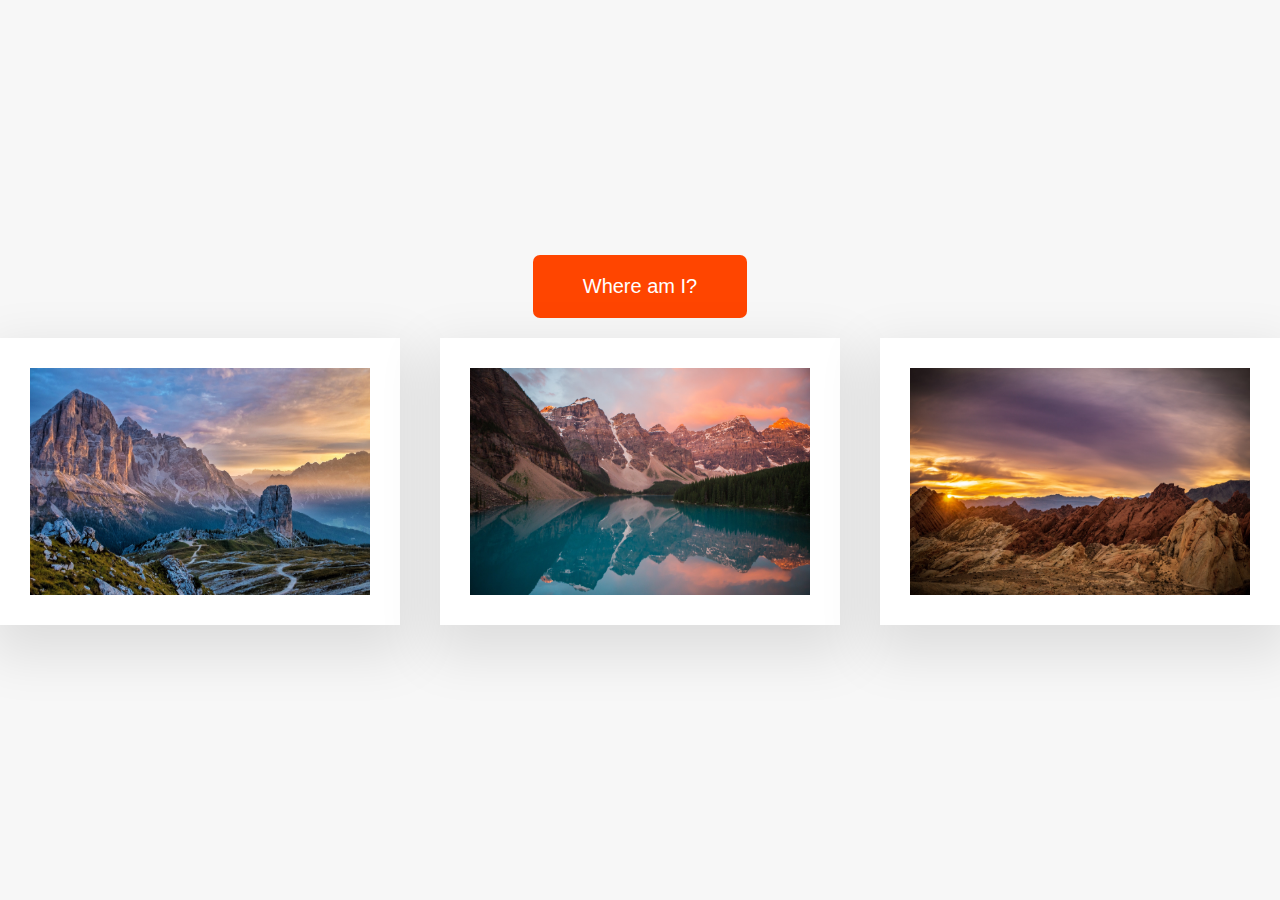
<file: Asynch/index.html>
<!DOCTYPE html>
<html lang="en">
  <head>
    <meta charset="UTF-8" />
    <meta name="viewport" content="width=device-width, initial-scale=1.0" />
    <meta http-equiv="X-UA-Compatible" content="ie=edge" />
    <link rel="stylesheet" href="style.css" />
    <script defer src="script.js"></script>
    <title>Asynchronous JavaScript</title>
  </head>
  <body>
    <main class="container">
      <div class="countries">

      </div>
      <button class="btn-country">Where am I?</button>
      <div class="images"></div>
    </main>
  </body>
</html>
</file>
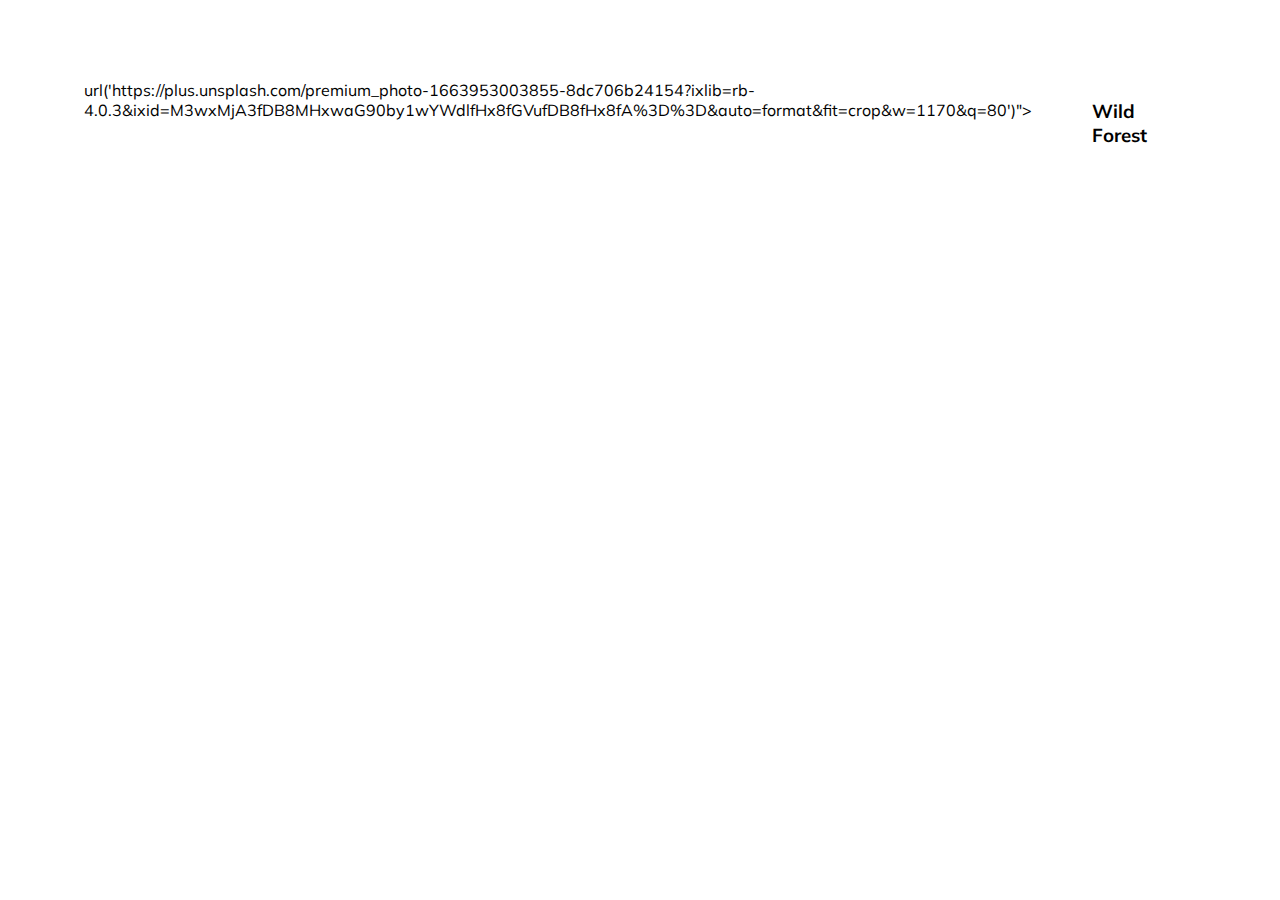
<file: Expending Cards/index.html>
<!DOCTYPE html>
<html lang="en">
    <head>
        <meta charset="UTF-8">
        <meta name="viewport"
        content="width=device-width, initial-scale=1.0">
        <link rel="stylesheet" href="style.css" />
        <title>My Project</title>
    </head>
    <body>
        <!DOCTYPE html>
<html lang="en">
    <head>
        <meta charset="UTF-8">
        <meta name="viewport"
        content="width=device-width, initial-scale=1.0">
        <link rel="stylesheet" href="style.css" />
        <title>Expending Cards</title>
    </head>
    <body>
        <div class="container">
            <div class="panel active" style="background-image: url('https://images.unsplash.com/photo-1524850011238-e3d235c7d4c9?ixlib=rb-4.0.3&ixid=M3wxMjA3fDB8MHxwaG90by1wYWdlfHx8fGVufDB8fHx8fA%3D%3D&auto=format&fit=crop&w=864&q=80')">
                <h3>Explore the World</h3>
            </div>url('https://plus.unsplash.com/premium_photo-1663953003855-8dc706b24154?ixlib=rb-4.0.3&ixid=M3wxMjA3fDB8MHxwaG90by1wYWdlfHx8fGVufDB8fHx8fA%3D%3D&auto=format&fit=crop&w=1170&q=80')">
                <h3>Wild Forest</h3>
            <div class="panel" style="background-image: 
            </div>
            <div class="panel" style="background-image: url('https://images.unsplash.com/photo-1588526779453-57a0d3d15963?ixlib=rb-4.0.3&ixid=M3wxMjA3fDB8MHxwaG90by1wYWdlfHx8fGVufDB8fHx8fA%3D%3D&auto=format&fit=crop&w=735&q=80')">
                <h3>Sunny Beach</h3>
            </div>
            <div class="panel" style="background-image: url('https://images.unsplash.com/photo-1477601263568-180e2c6d046e?ixlib=rb-4.0.3&ixid=M3wxMjA3fDB8MHxwaG90by1wYWdlfHx8fGVufDB8fHx8fA%3D%3D&auto=format&fit=crop&w=1170&q=80')">
                <h3>Winter city</h3>
            </div>
            <div class="panel" style="background-image: url('https://plus.unsplash.com/premium_photo-1676140124481-7f0d3247b450?ixlib=rb-4.0.3&ixid=M3wxMjA3fDB8MHxwaG90by1wYWdlfHx8fGVufDB8fHx8fA%3D%3D&auto=format&fit=crop&w=1170&q=80')">
                <h3>Cloudy Mountains</h3>
            </div>
        </div>

        <script src="script.js"></script>

    </body>
</html>
</file>
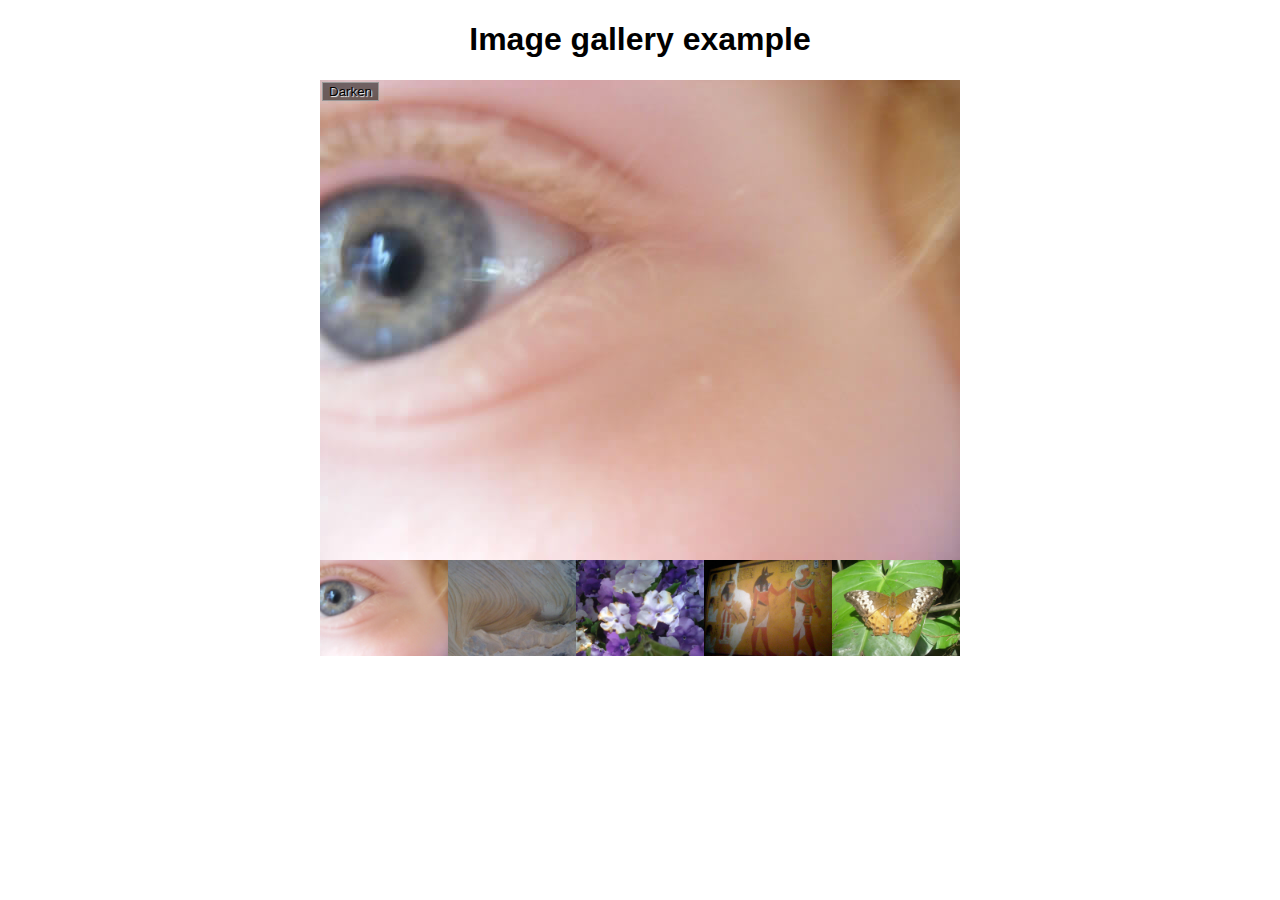
<file: galleryBlog/index.html>
<!DOCTYPE html>
<html lang="en-us">
  <head>
    <meta charset="utf-8">

    <title>Image gallery</title>

    <link rel="stylesheet" href="style.css">
    
  </head>

  <body>
    <h1>Image gallery example</h1>

    <div class="full-img">
      <img class="displayed-img" src="images/pic1.jpg" alt="Closeup of a human eye">
      <div class="overlay"></div>
      <button class="dark">Darken</button>
    </div>

    <div class="thumb-bar">


    </div>
    <script src="main.js"></script>
  </body>
</html>
</file>
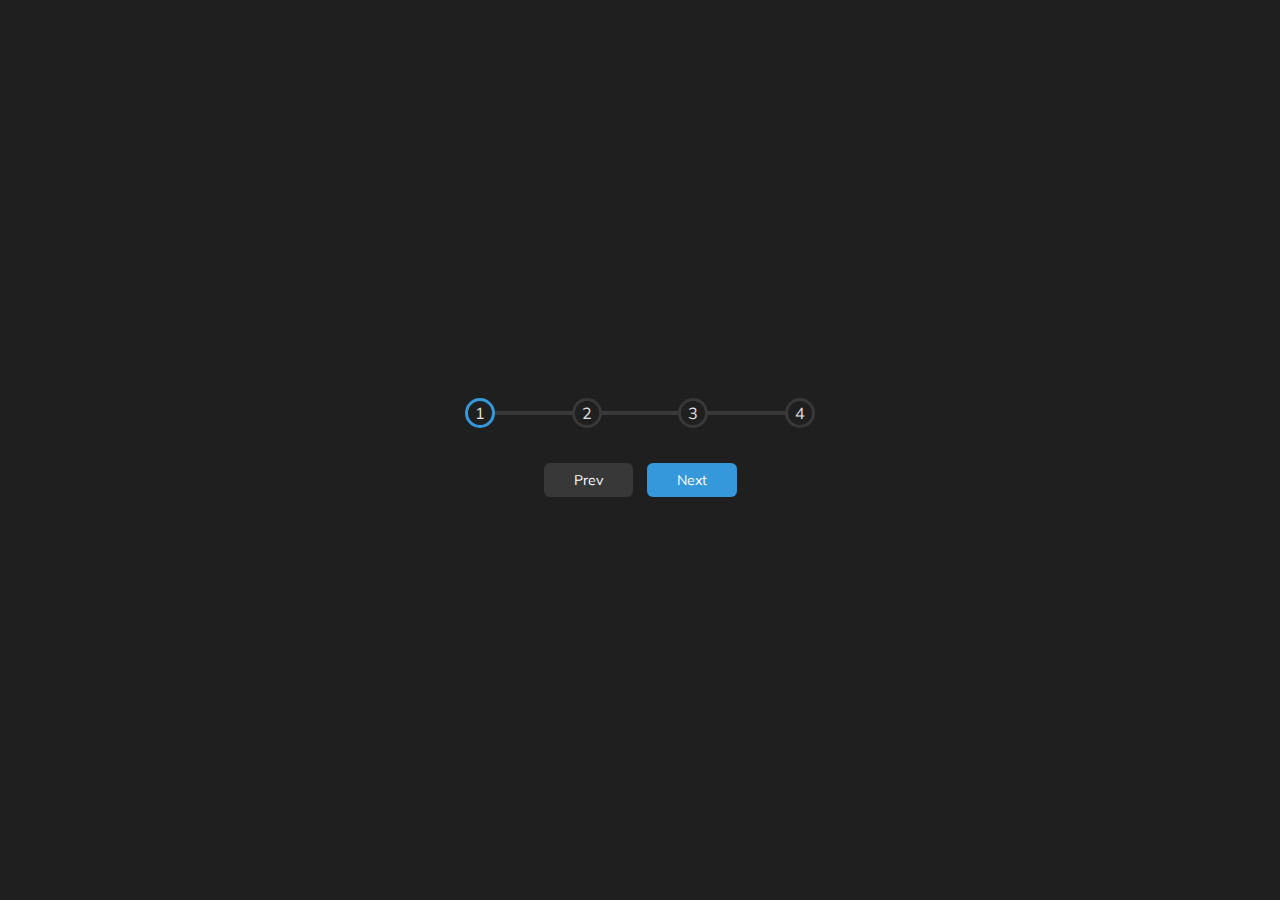
<file: Progress Steps/index.html>
<!DOCTYPE html>
<html lang="en">
    <head>
        <meta charset="UTF-8">
        <meta name="viewport"
        content="width=device-width, initial-scale=1.0">
        <link rel="stylesheet" href="style.css" />
        <title>Expending Cards</title>
    </head>
    <body>
        <div class="container">
        <div class="progress-container">
            <div class="progress" id="progress"></div>
            <div class="circle active">1</div>
            <div class="circle">2</div>
            <div class="circle">3</div>
            <div class="circle">4</div>
        </div>

        <button class="btn" id="prev" disabled>Prev</button>
        <button class="btn" id="next">Next</button>
        </div>

        <script src="script.js"></script>

    </body>
</html>
</file>
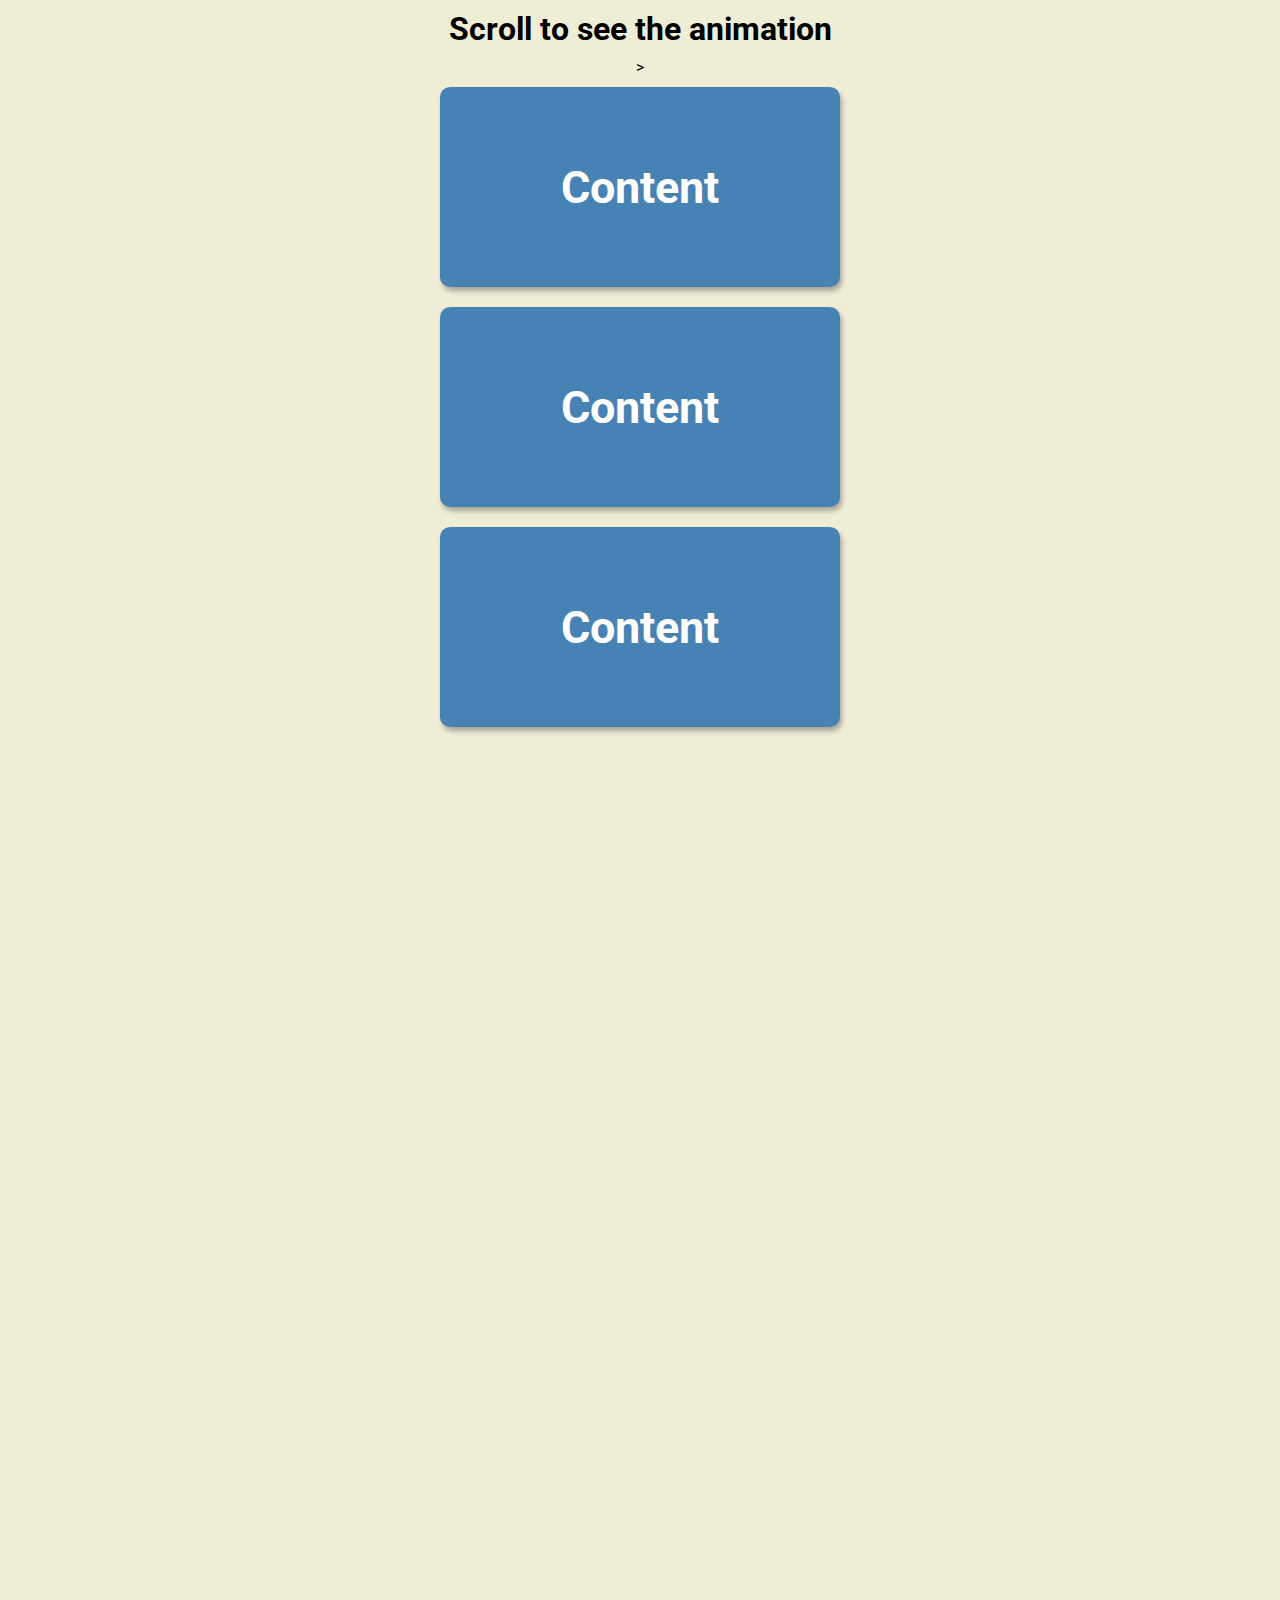
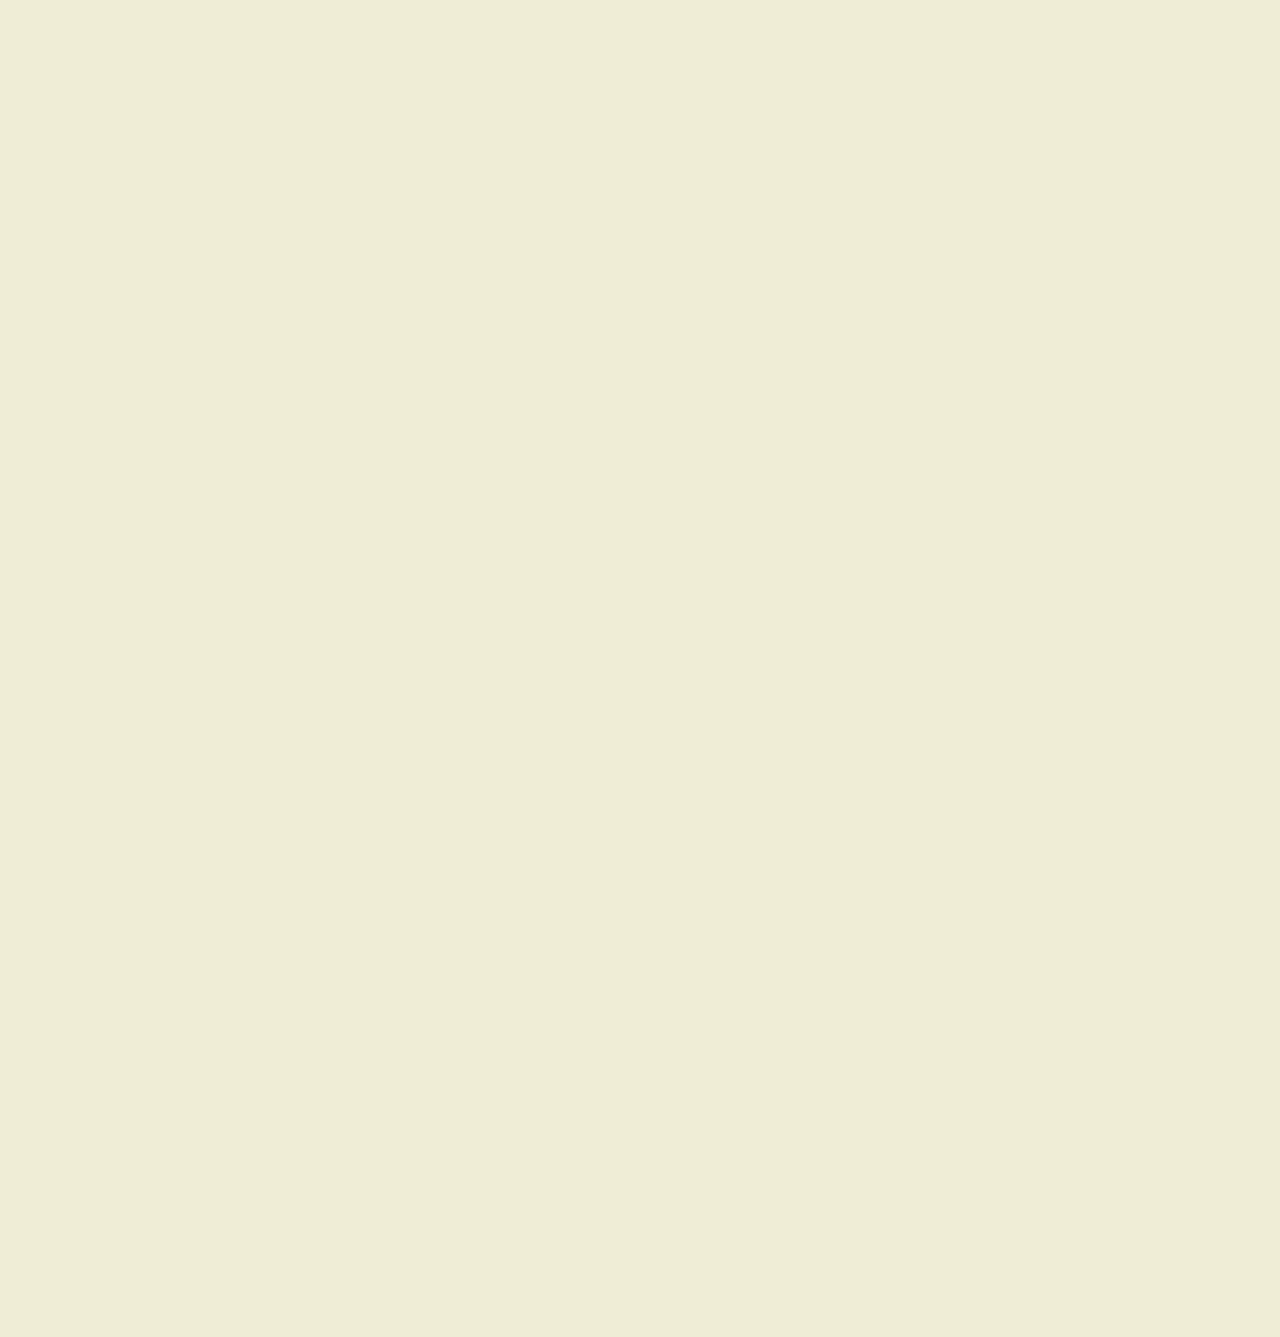
<file: Scroll animation/index.html>
<!DOCTYPE html>
<html lang="en">
    <head>
        <meta charset="UTF-8">
        <meta name="viewport"
        content="width=device-width, initial-scale=1.0">
        <link rel="stylesheet" href="style.css" />
        <title>Scroll animation</title>
    </head>
    <body>
        <h1>Scroll to see the animation</h1>>
        <div class="box"><h2>Content</h2></div>
        <div class="box"><h2>Content</h2></div>
        <div class="box"><h2>Content</h2></div>
        <div class="box"><h2>Content</h2></div>
        <div class="box"><h2>Content</h2></div>
        <div class="box"><h2>Content</h2></div>
        <div class="box"><h2>Content</h2></div>
        <div class="box"><h2>Content</h2></div>
        <div class="box"><h2>Content</h2></div>
        <div class="box"><h2>Content</h2></div>
        <div class="box"><h2>Content</h2></div>
        <div class="box"><h2>Content</h2></div>
        <div class="box"><h2>Content</h2></div>
        <script src="script.js"></script>
    </body>
</html>
</file>
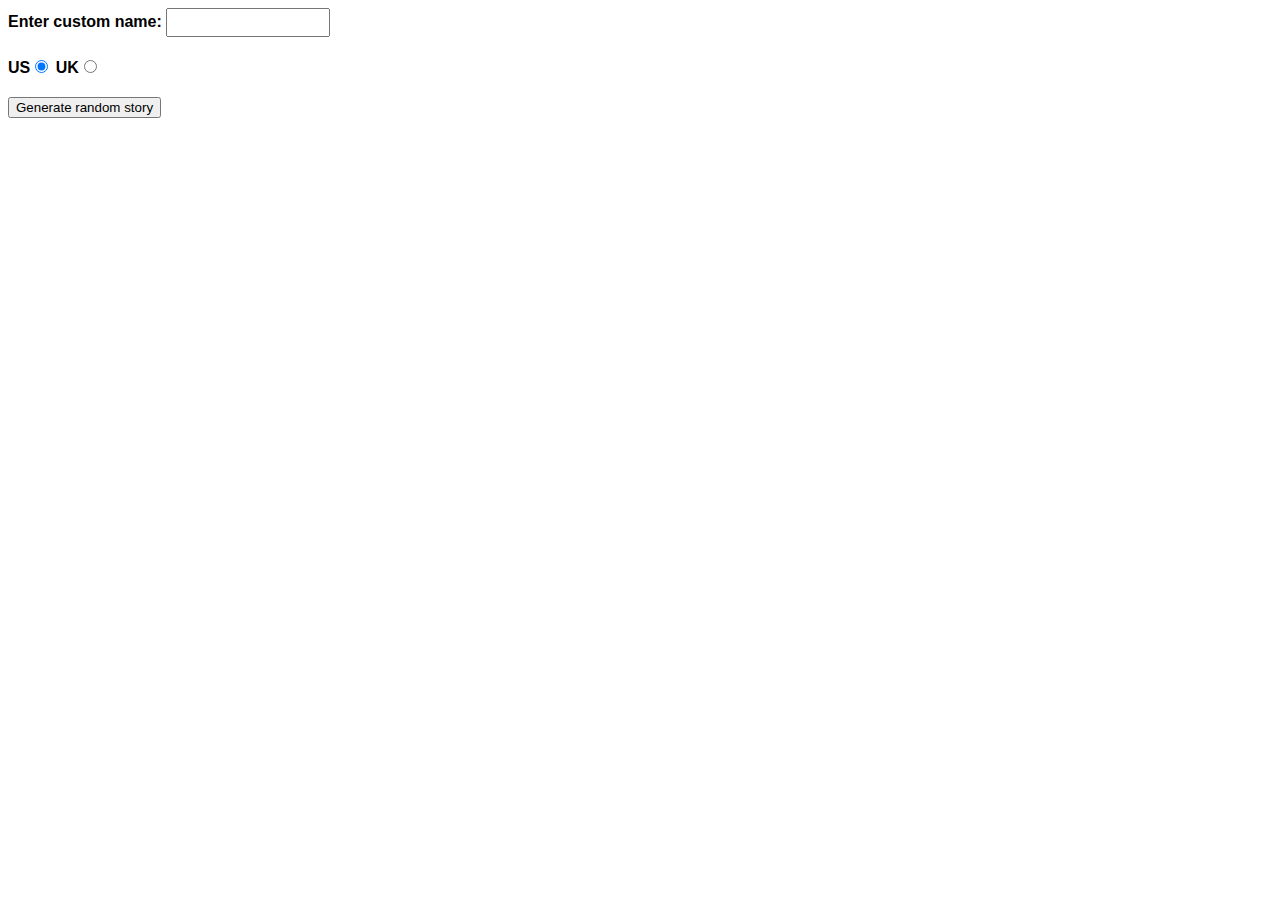
<file: Silly story generator/index.html>
<!DOCTYPE html>
<html lang="en-us">
  <head>
    <meta charset="utf-8" />
    <meta name="viewport" content="width=device-width" />

    <title>Silly story generator</title>

    <style>
      body {
        font-family: helvetica, sans-serif;
        width: 350px;
      }

      label {
        font-weight: bold;
      }

      div {
        padding-bottom: 20px;
      }

      input[type="text"] {
        padding: 5px;
        width: 150px;
      }

      p {
        background: #ffc125;
        color: #5e2612;
        padding: 10px;
        visibility: hidden;
      }
    </style>

  </head>

  <body>
    <div>
      <label for="customname">Enter custom name:</label>
      <input id="customname" type="text" placeholder="" />
    </div>
    <div>
      <label for="us">US</label
      ><input id="us" type="radio" name="ukus" value="us" checked />
      <label for="uk">UK</label
      ><input id="uk" type="radio" name="ukus" value="uk" />
    </div>
    <div>
      <button class="randomize">Generate random story</button>
    </div>
    <!-- Thanks a lot to Willy Aguirre for his help with the code for this assessment -->
    <p class="story"></p>
    
    <script src="main.js"></script>
  </body>
</html>
</file>
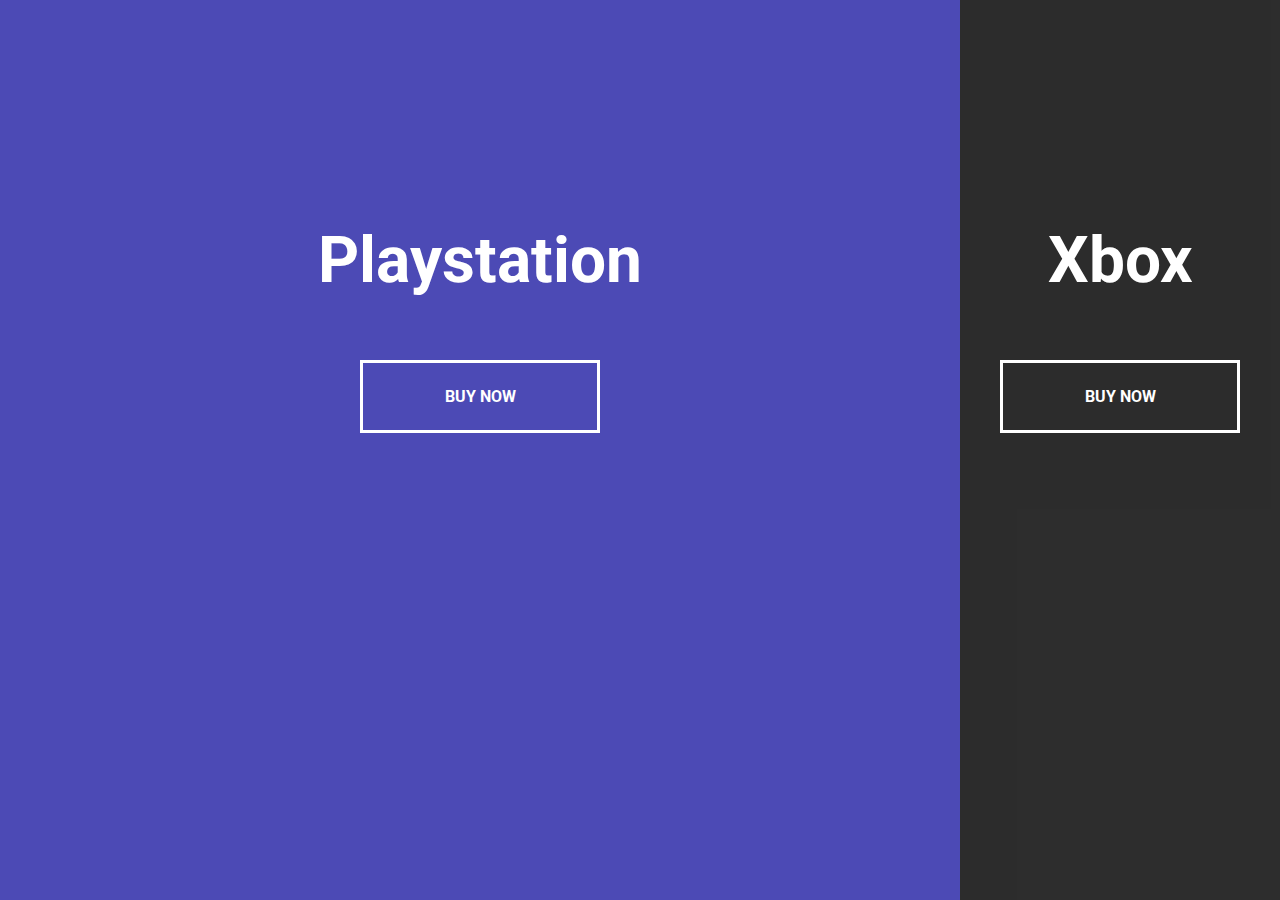
<file: Split landing page/index.html>
<!DOCTYPE html>
<html lang="en">
    <head>
        <meta charset="UTF-8">
        <meta name="viewport"
        content="width=device-width, initial-scale=1.0">
        <link rel="stylesheet" href="style.css" />
        <title>Split Landing Page</title>
    </head>
    <body>
        <div class="container">
            <div class="split left">
                <h1>Playstation</h1>
                <a href="#" class="btn">Buy now</a>
            </div>
            <div class="split right">
                <h1>Xbox</h1>
                <a href="#" class="btn">Buy now</a>
            </div>
        </div>

        <script src="script.js"></script>

    </body>
</html>
</file>
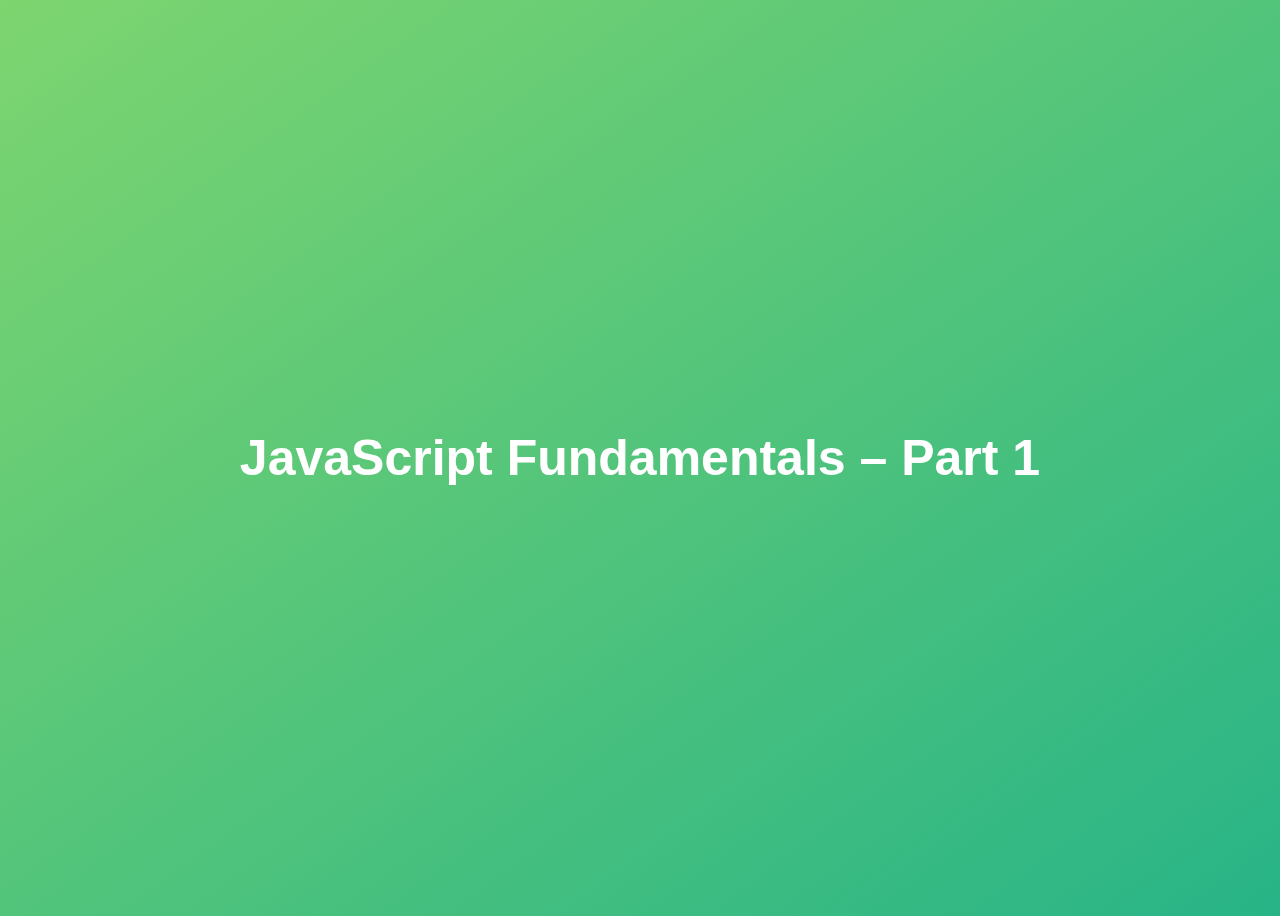
<file: complete-javascript-course-master/01-Fundamentals-Part-1/final/index.html>
<!DOCTYPE html>
<html lang="en">
  <head>
    <meta charset="UTF-8" />
    <meta name="viewport" content="width=device-width, initial-scale=1.0" />
    <meta http-equiv="X-UA-Compatible" content="ie=edge" />
    <title>JavaScript Fundamentals – Part 1</title>
    <style>
      body {
        height: 100vh;
        display: flex;
        align-items: center;
        background: linear-gradient(to top left, #28b487, #7dd56f);
      }
      h1 {
        font-family: sans-serif;
        font-size: 50px;
        line-height: 1.3;
        width: 100%;
        padding: 30px;
        text-align: center;
        color: white;
      }
    </style>
  </head>
  <body>
    <h1>JavaScript Fundamentals – Part 1</h1>

    <script src="script.js"></script>
  </body>
</html>
</file>
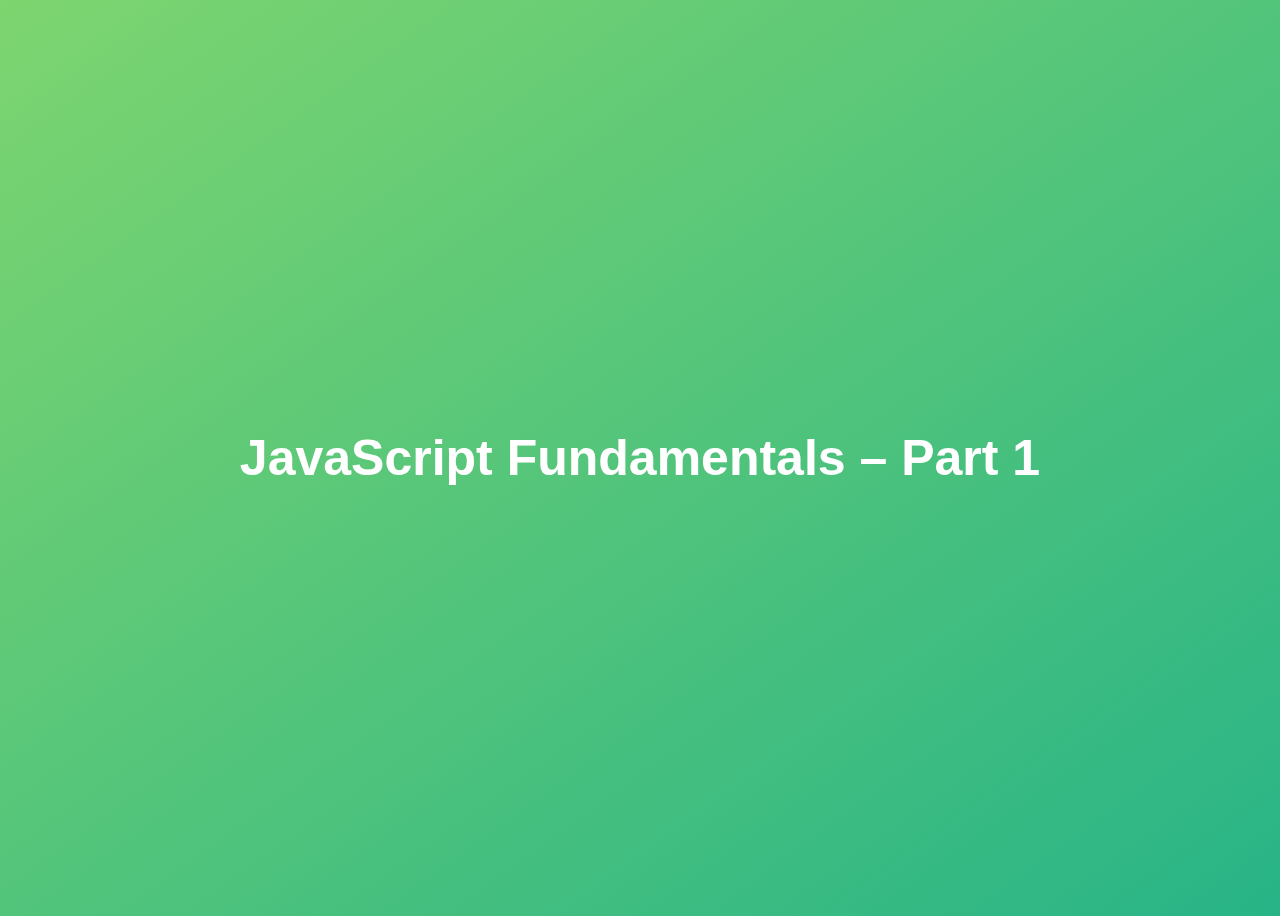
<file: complete-javascript-course-master/01-Fundamentals-Part-1/starter/index.html>
<!DOCTYPE html>
<html lang="en">
  <head>
    <meta charset="UTF-8" />
    <meta name="viewport" content="width=device-width, initial-scale=1.0" />
    <meta http-equiv="X-UA-Compatible" content="ie=edge" />
    <title>JavaScript Fundamentals – Part 1</title>
    <style>
      body {
        height: 100vh;
        display: flex;
        align-items: center;
        background: linear-gradient(to top left, #28b487, #7dd56f);
      }
      h1 {
        font-family: sans-serif;
        font-size: 50px;
        line-height: 1.3;
        width: 100%;
        padding: 30px;
        text-align: center;
        color: white;
      }
    </style>
  </head>
  <body>
    <h1>JavaScript Fundamentals – Part 1</h1>
  </body>
</html>
</file>
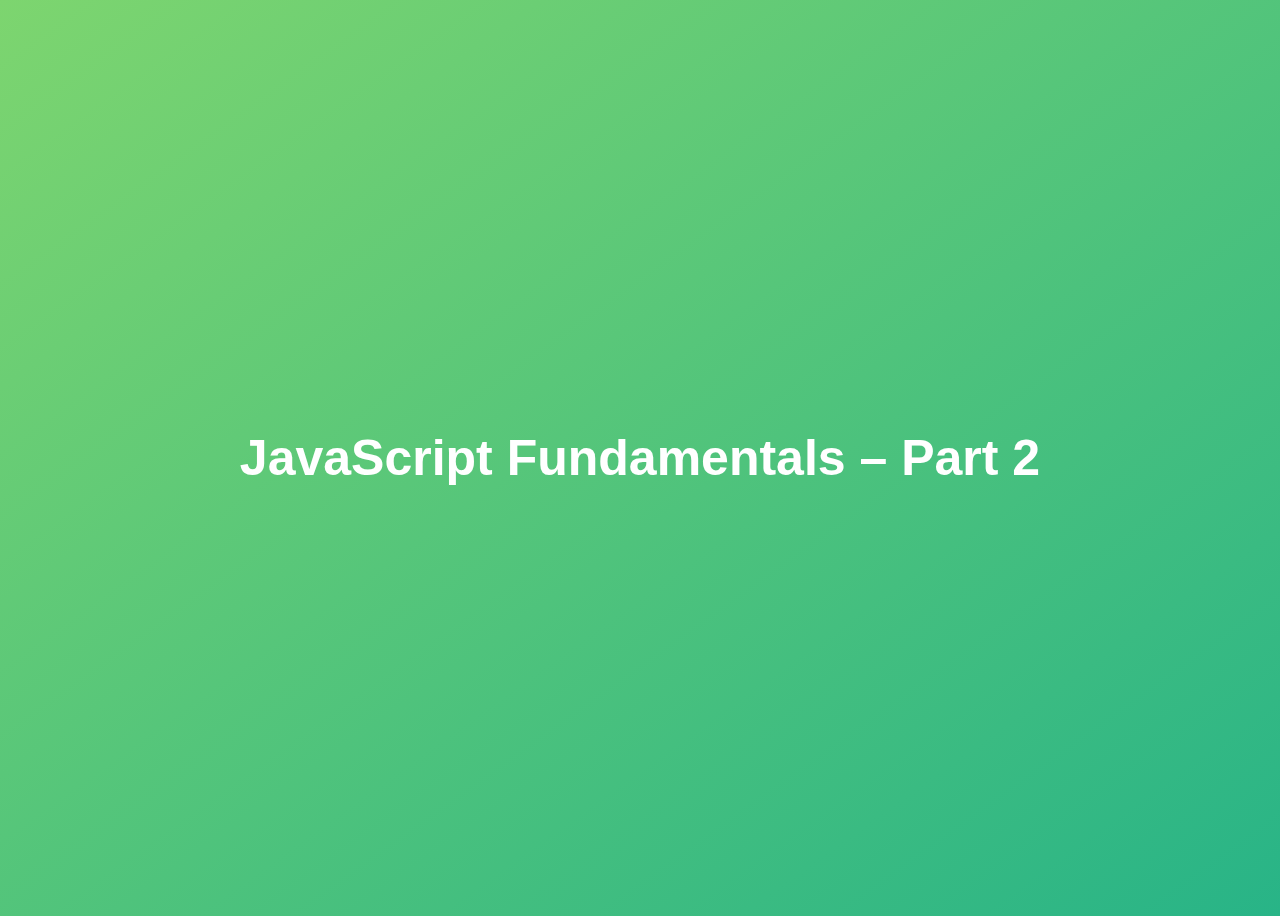
<file: complete-javascript-course-master/02-Fundamentals-Part-2/final/index.html>
<!DOCTYPE html>
<html lang="en">
  <head>
    <meta charset="UTF-8" />
    <meta name="viewport" content="width=device-width, initial-scale=1.0" />
    <meta http-equiv="X-UA-Compatible" content="ie=edge" />
    <title>JavaScript Fundamentals – Part 2</title>
    <style>
      body {
        height: 100vh;
        display: flex;
        align-items: center;
        background: linear-gradient(to top left, #28b487, #7dd56f);
      }
      h1 {
        font-family: sans-serif;
        font-size: 50px;
        line-height: 1.3;
        width: 100%;
        padding: 30px;
        text-align: center;
        color: white;
      }
    </style>
  </head>
  <body>
    <h1>JavaScript Fundamentals – Part 2</h1>
    <script src="script.js"></script>
  </body>
</html>
</file>
<file: Asynch/style.css>
* {
  margin: 0;
  padding: 0;
  box-sizing: inherit;
}

html {
  font-size: 62.5%;
  box-sizing: border-box;
}

body {
  font-family: system-ui;
  color: #555;
  background-color: #f7f7f7;
  min-height: 100vh;

  display: flex;
  align-items: center;
  justify-content: center;
}

.container {
  display: flex;
  flex-flow: column;
  align-items: center;
}

.countries {
  /* margin-bottom: 8rem; */
  display: flex;

  font-size: 2rem;
  opacity: 0;
  transition: opacity 1s;
}

.country {
  background-color: #fff;
  box-shadow: 0 2rem 5rem 1rem rgba(0, 0, 0, 0.1);
  font-size: 1.8rem;
  width: 30rem;
  border-radius: 0.7rem;
  margin: 0 3rem;
  /* overflow: hidden; */
}

.neighbour::before {
  content: 'Neighbour country';
  width: 100%;
  position: absolute;
  top: -4rem;

  text-align: center;
  font-size: 1.8rem;
  font-weight: 600;
  text-transform: uppercase;
  color: #888;
}

.neighbour {
  transform: scale(0.8) translateY(1rem);
  margin-left: 0;
}

.country__img {
  width: 30rem;
  height: 17rem;
  object-fit: cover;
  background-color: #eee;
  border-top-left-radius: 0.7rem;
  border-top-right-radius: 0.7rem;
}

.country__data {
  padding: 2.5rem 3.75rem 3rem 3.75rem;
}

.country__name {
  font-size: 2.7rem;
  margin-bottom: 0.7rem;
}

.country__region {
  font-size: 1.4rem;
  margin-bottom: 2.5rem;
  text-transform: uppercase;
  color: #888;
}

.country__row:not(:last-child) {
  margin-bottom: 1rem;
}

.country__row span {
  display: inline-block;
  margin-right: 2rem;
  font-size: 2.4rem;
}

.btn-country {
  border: none;
  font-size: 2rem;
  padding: 2rem 5rem;
  border-radius: 0.7rem;
  color: white;
  background-color: orangered;
  cursor: pointer;
}

.images {
  display: flex;
}

.images img {
  display: block;
  width: 80rem;
  margin: 4rem;
}

.images img.parallel {
  width: 40rem;
  margin: 2rem;
  border: 3rem solid white;
  box-shadow: 0 2rem 5rem 1rem rgba(0, 0, 0, 0.1);
}
</file>
<file: Expending Cards/style.css>
@import url('https://fonts.googleapis.com/css2?family=Muli&display=swap');

* {
    box-sizing: border-box;
}

body {
    font-family: 'Muli', sans-serif;
    margin: 0;
    display: flex;
    align-items: center;
    justify-content: center;
    height: 100vh;
    overflow: hidden;
}

.container {
    display: flex;
    width: 90vw;

}

.panel {
    background-size: cover;
    background-position: center;
    background-repeat: no-repeat;
    height: 80vh;
    border-radius: 50px;
    color: white;
    cursor:pointer;
    flex: 0.5;
    margin: 10px; /*space between */
    position: relative;
    -webkit-transition: all 700ms ease-in;
}

.panel h3 {
    font-size: 24px;
    position: absolute;
    bottom: 20px;
    left: 20px;
    margin: 0;
    opacity: 0; /*invisible show only when active */
}

.panel.active {
    flex: 5;
}

.panel.active h3 {
    opacity: 1;
    transition: opacity 0.3s ease-in 0.4s;
}

@media(max-wodth: 480px) /*any styles only if screen under 480 */{
    .container {
    width: 100vw;
}
/*keep only 3 images on screen */
.panel:nth-of-type(4),
.panel:nth-of-type(5) {
    display: none;
}
}
</file>
<file: galleryBlog/style.css>
h1 {
  font-family: helvetica, arial, sans-serif;
  text-align: center;
}

body {
  width: 640px;
  margin: 0 auto;
}

.full-img {
  position: relative;
  display: block;
  width: 640px;
  height: 480px;
}

.overlay {
  position: absolute;
  top: 0;
  left: 0;
  width: 640px;
  height: 480px;
  background-color: rgba(0,0,0,0);
}

button {
  border: 0;
  background: rgba(150,150,150,0.6);
  text-shadow: 1px 1px 1px white;
  border: 1px solid #999;
  position: absolute;
  cursor: pointer;
  top: 2px;
  left: 2px;
}

.thumb-bar img {
  display: block;
  width: 20%;
  float: left;
  cursor: pointer;
}
.dark {
  background-color: rgba(0, 0, 0, 0.5);
}

.light {
  background-color: rgba(0,0,0,0);
}
</file>
<file: Progress Steps/style.css>
@import url('https://fonts.googleapis.com/css2?family=Muli&display=swap');

:root {
    --line-border-fill: #3498db;
    --line-border-empty: #383838;

}

* {
    box-sizing: border-box;
}

body {
    background-color: #1f1f1f;
    font-family: 'Muli', sans-serif;
    margin: 0;
    display: flex;
    align-items: center;
    justify-content: center;
    height: 100vh;
    overflow: hidden;
}

.container {
    text-align: center;
}

.progress-container {
    display: flex;
    justify-content: space-between;
    position: relative; /*so we can positon tingsi nside */
    margin-bottom: 30px;
    max-width: 100%;
    width: 350px;
}

.progress-container::before {
    content: ''; /*use when use before and after */
    background-color: var(--line-border-empty);
    position: absolute;
    top: 50%;
    left: 0;
    transform: translateY(-50%); /*to move to middle */
    height: 4px;
    width: 100%;
    z-index: -1; /*behind circles */
 }

.progress {
    background-color: var(--line-border-fill);
    position: absolute;
    top: 50%;
    left: 0;
    transform: translateY(-50%); /*to move to middle */
    height: 4px;
    width: 0%;
    z-index: -1; /*behind circles */
    transition: 0.4s ease;
 }

 .circle {
    background-color: #1f1f1f;
    color: #e2e2e2;
    border-radius: 50%;
    height: 30px;
    width: 30px;
    display: flex; /*center no in circles */
    align-items: center;
    justify-content: center;
    border: 3px solid var(--line-border-empty);
    transition: 0.4s ease;
 }

 .circle.active {
    border-color: var(--line-border-fill);

 }

 .btn {
    background-color: var(--line-border-fill);
    color: #fff;
    border: 0;
    border-radius: 6px;
    cursor: pointer;
    font-family: inherit;
    padding: 8px 30px;
    margin: 5px;
    font-size: 14px;
 }
 .btn:active {
    transform: scale(0.98);
 }

 .btn:focus {
    outline: 0;
 }

 .btn:disabled {
    background-color: var(--line-border-empty);
    cursor: not-allowed;
 }
</file>
<file: Scroll animation/style.css>
@import url('https://fonts.googleapis.com/css2?family=Roboto:wght@400;700&display=swap');

* {
    box-sizing: border-box;
}

body {
    background-color: #efedd6;
    font-family: 'Roboto', sans-serif;
    margin: 0;
    display: flex;
    flex-direction: column;
    align-items: center;
    justify-content: center;
}

h1 {
    margin: 10px;
}

.box {
    background-color: steelblue;
    color: #fff;
    display: flex;
    align-items: center;
    justify-content: center;
    width: 400px;
    height: 200px;
    margin: 10px;
    border-radius: 10px;
    box-shadow: 2px 4px 5px rgba(0, 0, 0, 0.3);
    transform: translateX(400%); /*push the box out of the screen to the right*/
    transition: transform 0.4s ease;
}

.box:nth-of-type(even) { /*sudo selector, select all eve boxes, so every other one so each come from diff side */
    transform: translateX(-400%);/*bring box out to the screen*/
}
.box.show {
    transform: translate(0);
}

.box h2 {
    font-size: 45px;
}
</file>
<file: Split landing page/style.css>
@import url('https://fonts.googleapis.com/css2?family=Roboto:wght@400;700&display=swap');
:root { /*custom properties*/
    --left-bg-color: rgba(87, 84, 236, 0.7); /*blue overlay color*/
    --right-bg-color: rgba(43, 43, 43, 0.8);
    --left-btn-hover-color: rgba(87, 84, 236, 1); /* 1 for no trasnaprecy*/
    --right-btn-hover-color: rgba(28, 122, 28, 1);
    --hover-width: 75%;
    --other-width: 25%;
    --speed: 1000ms;
}
* {
    box-sizing: border-box;
}

body {
    font-family: 'Roboto', sans-serif;
    margin: 0;
    height: 100vh;
    overflow: hidden;
}

h1 {
    font-size: 4rem;
    color: #fff;
    position: absolute; /*pos abs on whatevr side*/
    left: 50%;
    top: 20%;
    transform: translateX(-50%); /*in the middle*/
    white-space: nowrap; /*no wrap when minimise screen*/
}

.btn {
    position: absolute;/*within container*/
    left: 50%; /*in them iddle*/
    top: 40%;
    transform: translateX(-50%);
    text-decoration: none;
    color: #fff;
    border: white solid 0.2rem;
    font-size: 1rem;
    width: 15rem;
    padding: 1.5rem;
    display: flex;
    align-items: center;
    justify-content: center;
    font-weight: bold;
    text-transform: uppercase;
}

.split.left .btn:hover {
    background-color: var(--left-btn-hover-color);
    border-color: var(--left-btn-hover-color);
}
.split.right .btn:hover {
    background-color: var(--right-btn-hover-color);
    border-color: var(--right-btn-hover-color);
}
.container {
    position: relative;
    width: 100%;
    height: 100%;
    background: #333;
}

.split {
    position: absolute; /*within container*/
    width: 50%;
    height: 100%;
    overflow: hidden; /*no scroll*/
}
.split.left::before {
    content: '';
    position: absolute;
    width: 100%; /*of the container*/
    height: 100%;
    background-color: var(--left-bg-color);
}

.split.left {
    left: 0;
    background: url('https://images.unsplash.com/photo-1493711662062-fa541adb3fc8?ixlib=rb-4.0.3&ixid=M3wxMjA3fDB8MHxwaG90by1wYWdlfHx8fGVufDB8fHx8fA%3D%3D&auto=format&fit=crop&w=1170&q=80');
    background-repeat: no-repeat;
    background-size: cover;
}
.split.right::before {
    content: '';
    position: absolute;
    width: 100%; /*of the container*/
    height: 100%;
    background-color: var(--right-bg-color);
}
.split.right {
    right: 0;
    background: url('https://images.unsplash.com/photo-1600861194942-f883de0dfe96?ixlib=rb-4.0.3&ixid=M3wxMjA3fDB8MHxwaG90by1wYWdlfHx8fGVufDB8fHx8fA%3D%3D&auto=format&fit=crop&w=1169&q=80');
    background-repeat: no-repeat;
    background-size: cover;
}

.split.right, 
.split.left, 
.split.right::before, 
.split.left::before {
    transition: all var(--speed) ease-in-out;
}

.hover-left .left { /*if hover left active, left side wider*/
    width: var(--hover-width);
}
.hover-left .right {
    width: var(--other-width);
}

.hover-right .right { /*if hover left active, left side wider*/
    width: var(--hover-width);
}
.hover-right .left {
    width: var(--other-width);
}

@media(max-width: 800px) {
    h1 {
        font-size: 2rem;
        top:30%;

    }
    .btn {
        width: 12rem;
        padding: 1.2rem;
    }
}
</file>
